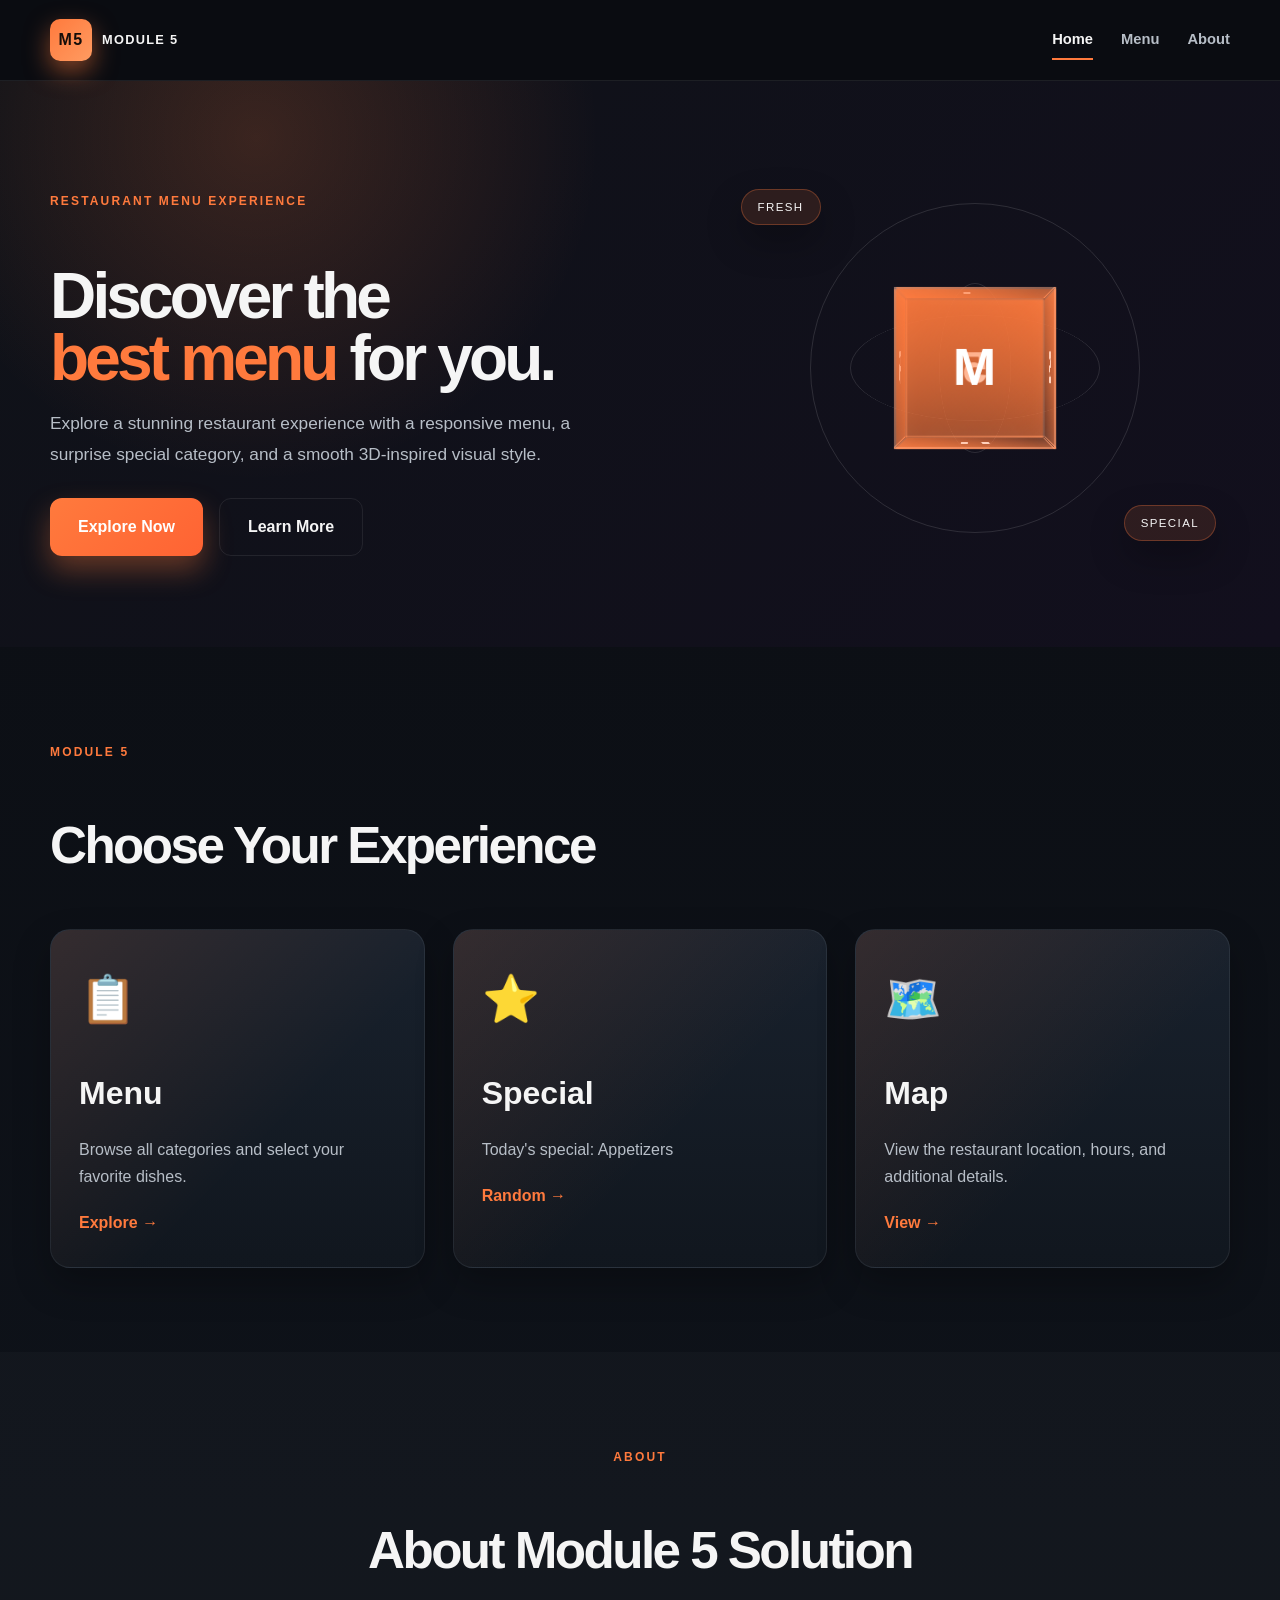
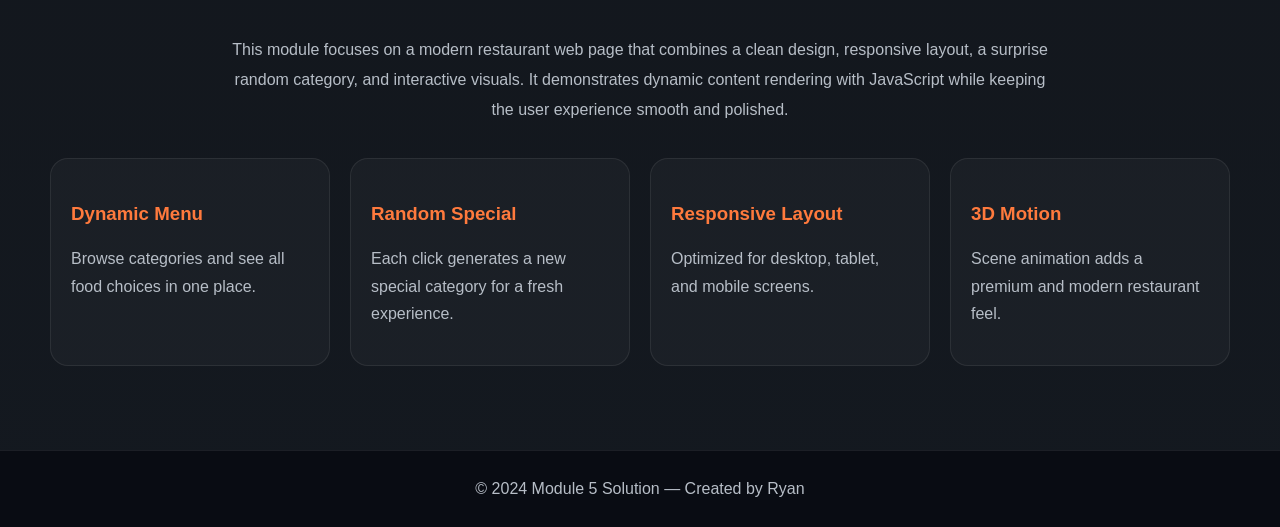
<file: index.html>
<!DOCTYPE html>
<html lang="en">
<head>
  <meta charset="UTF-8" />
  <meta name="viewport" content="width=device-width, initial-scale=1.0" />
  <meta name="description" content="Module 5 Solution - Interactive restaurant menu with random special category and 3D visuals." />
  <title>Module 5 Solution</title>
  <link rel="stylesheet" href="style.css" />
</head>
<body>
  <header class="site-header">
    <div class="container nav-wrap">
      <div class="brand" aria-label="Module 5 home">
        <span class="brand-mark">M5</span>
        <span class="brand-text">Module 5</span>
      </div>

      <nav class="main-nav" aria-label="Main navigation">
        <a href="#home" class="active">Home</a>
        <a href="#menu">Menu</a>
        <a href="#about">About</a>
      </nav>
    </div>
  </header>

  <main>
    <section class="hero" id="home">
      <div class="container hero-grid">
        <div class="hero-copy">
          <p class="eyebrow">Restaurant Menu Experience</p>
          <h1>Discover the<br><span>best menu</span> for you.</h1>
          <p class="lead">
            Explore a stunning restaurant experience with a responsive menu, a surprise
            special category, and a smooth 3D-inspired visual style.
          </p>

          <div class="hero-actions">
            <button class="primary-btn" onclick="scrollToSection('menu')">Explore Now</button>
            <button class="ghost-btn" onclick="scrollToSection('about')">Learn More</button>
          </div>
        </div>

        <div class="hero-visual" aria-hidden="true">
          <div class="orb-ring ring-one"></div>
          <div class="orb-ring ring-two"></div>
          <div class="orb-ring ring-three"></div>

          <div class="floating-tag tag-a">Fresh</div>
          <div class="floating-tag tag-b">Special</div>

          <div class="cube-scene">
            <div class="cube">
              <div class="face front">M</div>
              <div class="face back">5</div>
              <div class="face right">S</div>
              <div class="face left">R</div>
              <div class="face top">F</div>
              <div class="face bottom">D</div>
            </div>
          </div>
        </div>
      </div>
    </section>

    <section class="menu-section" id="menu">
      <div class="container">
        <div class="section-heading">
          <p class="eyebrow dark">Module 5</p>
          <h2>Choose Your Experience</h2>
        </div>

        <div class="tiles-grid">
          <article class="tile-card menu-tile" onclick="showMenuPage()">
            <div class="tile-icon">📋</div>
            <h3>Menu</h3>
            <p>Browse all categories and select your favorite dishes.</p>
            <span class="tile-link">Explore →</span>
          </article>

          <article class="tile-card special-tile" onclick="showSpecialPage()">
            <div class="tile-icon">⭐</div>
            <h3>Special</h3>
            <p id="special-summary">Random category is waiting for you.</p>
            <span class="tile-link">Random →</span>
          </article>

          <article class="tile-card map-tile" onclick="showMapPage()">
            <div class="tile-icon">🗺️</div>
            <h3>Map</h3>
            <p>View the restaurant location, hours, and additional details.</p>
            <span class="tile-link">View →</span>
          </article>
        </div>
      </div>
    </section>

    <section id="menu-page" class="content-page hidden">
      <div class="container">
        <button class="back-btn" onclick="showHomePage()">← Back</button>
        <h2 class="page-title">Full Menu</h2>

        <div class="filter-box">
          <label for="category-filter">Filter by category:</label>
          <select id="category-filter" onchange="filterMenu(this.value)">
            <option value="all">All Categories</option>
            <option value="lunch">Lunch</option>
            <option value="dinner">Dinner</option>
            <option value="sushi">Sushi</option>
            <option value="dessert">Dessert</option>
            <option value="drinks">Drinks</option>
          </select>
        </div>

        <div id="menu-grid" class="menu-grid"></div>
      </div>
    </section>

    <section id="special-page" class="content-page hidden">
      <div class="container">
        <button class="back-btn" onclick="showHomePage()">← Back</button>
        <h2 class="page-title">Today's Special: <span id="special-name">Loading...</span></h2>

        <div class="special-banner">
          <p>This random category is selected for you today.</p>
          <button class="primary-btn small" onclick="showSpecialPage()">Random Again</button>
        </div>

        <div id="special-grid" class="menu-grid"></div>
      </div>
    </section>

    <section id="map-page" class="content-page hidden">
      <div class="container">
        <button class="back-btn" onclick="showHomePage()">← Back</button>
        <h2 class="page-title">Restaurant Info</h2>

        <div class="info-grid">
          <div class="info-card">
            <h3>Location</h3>
            <p><strong>Address:</strong> 123 Gourmet Street, Food City</p>
            <p><strong>Phone:</strong> +1 (555) 123-4567</p>
            <p><strong>Email:</strong> hello@module5restaurant.com</p>
          </div>

          <div class="info-card">
            <h3>Hours</h3>
            <p><strong>Mon-Fri:</strong> 11:00 AM - 11:00 PM</p>
            <p><strong>Sat-Sun:</strong> 10:00 AM - 12:00 AM</p>
            <p><strong>Closed:</strong> Public holidays</p>
          </div>

          <div class="info-card">
            <h3>Facilities</h3>
            <p>WiFi, free parking, private dining, outdoor seating.</p>
          </div>

          <div class="info-card">
            <h3>Services</h3>
            <p>Catering, event catering, seasonal menus, takeout.</p>
          </div>
        </div>

        <div class="map-placeholder">🗺️ Interactive Map Coming Soon</div>
      </div>
    </section>

    <section id="about" class="about-section">
      <div class="container">
        <div class="section-heading centered">
          <p class="eyebrow dark">About</p>
          <h2>About Module 5 Solution</h2>
        </div>

        <p class="about-text">
          This module focuses on a modern restaurant web page that combines a clean design,
          responsive layout, a surprise random category, and interactive visuals. It demonstrates
          dynamic content rendering with JavaScript while keeping the user experience smooth and polished.
        </p>

        <div class="feature-grid">
          <div class="feature-card">
            <h3>Dynamic Menu</h3>
            <p>Browse categories and see all food choices in one place.</p>
          </div>
          <div class="feature-card">
            <h3>Random Special</h3>
            <p>Each click generates a new special category for a fresh experience.</p>
          </div>
          <div class="feature-card">
            <h3>Responsive Layout</h3>
            <p>Optimized for desktop, tablet, and mobile screens.</p>
          </div>
          <div class="feature-card">
            <h3>3D Motion</h3>
            <p>Scene animation adds a premium and modern restaurant feel.</p>
          </div>
        </div>
      </div>
    </section>
  </main>

  <footer class="site-footer">
    <div class="container footer-wrap">
      <p>© 2024 Module 5 Solution — Created by Ryan</p>
    </div>
  </footer>

  <script src="script.js"></script>
</body>
</html>
</file>
<file: style.css>
:root {
  --bg: #0b0d12;
  --bg-2: #131821;
  --panel: #171d27;
  --panel-2: #1f2834;
  --card: #101722;
  --text: #f5f5f5;
  --muted: #b7bec7;
  --orange: #ff7a3d;
  --orange-strong: #ff6333;
  --orange-soft: rgba(255, 122, 61, 0.16);
  --border: rgba(255, 255, 255, 0.08);
  --shadow: 0 16px 36px rgba(0, 0, 0, 0.28);
}

* { box-sizing: border-box; }

html { scroll-behavior: smooth; }

body {
  margin: 0;
  font-family: 'Segoe UI', Tahoma, Geneva, Verdana, sans-serif;
  background: linear-gradient(180deg, #0b0d12 0%, #0f141c 100%);
  color: var(--text);
  line-height: 1.6;
}

button, select { font: inherit; }

img { max-width: 100%; display: block; }

.container {
  width: min(1180px, calc(100% - 48px));
  margin: 0 auto;
}

.site-header {
  position: sticky;
  top: 0;
  z-index: 1000;
  background: rgba(11, 13, 18, 0.88);
  backdrop-filter: blur(12px);
  border-bottom: 1px solid var(--border);
}

.nav-wrap {
  display: flex;
  align-items: center;
  justify-content: space-between;
  min-height: 80px;
}

.brand {
  display: flex;
  align-items: center;
  gap: 10px;
  font-weight: 800;
  letter-spacing: 0.08em;
}

.brand-mark {
  display: inline-flex;
  align-items: center;
  justify-content: center;
  width: 42px;
  height: 42px;
  border-radius: 10px;
  background: linear-gradient(135deg, var(--orange) 0%, #ff9b61 100%);
  color: #140d09;
  box-shadow: 0 10px 24px rgba(255, 122, 61, 0.5);
}

.brand-text {
  text-transform: uppercase;
  font-size: 0.8rem;
}

.main-nav {
  display: flex;
  gap: 28px;
}

.main-nav a {
  position: relative;
  color: var(--muted);
  text-decoration: none;
  font-size: 0.92rem;
  font-weight: 600;
  transition: color 0.25s ease;
}

.main-nav a::after {
  content: "";
  position: absolute;
  left: 0;
  bottom: -8px;
  width: 0;
  height: 2px;
  background: var(--orange);
  transition: width 0.25s ease;
}

.main-nav a:hover,
.main-nav a.active {
  color: var(--text);
}

.main-nav a:hover::after,
.main-nav a.active::after {
  width: 100%;
}

.hero {
  background: radial-gradient(circle at 20% 10%, rgba(255, 122, 61, 0.18), transparent 30%), linear-gradient(135deg, #0f1218 0%, #120f1d 100%);
  padding: 72px 0 64px;
}

.hero-grid {
  display: grid;
  grid-template-columns: 1.1fr 0.9fr;
  gap: 48px;
  align-items: center;
}

.eyebrow {
  color: var(--orange);
  font-size: 0.75rem;
  font-weight: 800;
  letter-spacing: 0.18em;
  text-transform: uppercase;
  margin-bottom: 18px;
}

.eyebrow.dark {
  color: var(--orange);
}

.hero-copy h1 {
  font-size: clamp(3rem, 5vw, 5.2rem);
  line-height: 0.98;
  letter-spacing: -0.06em;
  margin-bottom: 18px;
}

.hero-copy h1 span {
  color: var(--orange);
}

.lead {
  max-width: 560px;
  color: var(--muted);
  font-size: 1.08rem;
  line-height: 1.8;
  margin-bottom: 28px;
}

.hero-actions {
  display: flex;
  flex-wrap: wrap;
  gap: 16px;
}

.primary-btn,
.ghost-btn,
.back-btn {
  border: 0;
  border-radius: 12px;
  font-weight: 700;
  cursor: pointer;
  transition: transform 0.25s ease, box-shadow 0.25s ease, opacity 0.25s ease;
}

.primary-btn {
  padding: 15px 28px;
  background: linear-gradient(135deg, var(--orange) 0%, var(--orange-strong) 100%);
  color: #fff;
  box-shadow: 0 14px 28px rgba(255, 122, 61, 0.35);
}

.primary-btn.small {
  padding: 12px 20px;
}

.ghost-btn {
  padding: 15px 28px;
  background: transparent;
  color: var(--text);
  border: 1px solid var(--border);
}

.primary-btn:hover,
.ghost-btn:hover,
.back-btn:hover {
  transform: translateY(-2px);
}

.hero-visual {
  position: relative;
  display: grid;
  place-items: center;
  min-height: 430px;
}

.orb-ring {
  position: absolute;
  border: 1px solid rgba(255, 255, 255, 0.12);
  border-radius: 50%;
}

.ring-one { width: 330px; height: 330px; }
.ring-two { width: 250px; height: 250px; transform: rotateX(65deg); }
.ring-three { width: 170px; height: 170px; transform: rotateY(65deg); }

.floating-tag {
  position: absolute;
  padding: 8px 16px;
  border-radius: 999px;
  background: rgba(255, 122, 61, 0.12);
  border: 1px solid rgba(255, 122, 61, 0.3);
  color: var(--text);
  font-size: 0.72rem;
  letter-spacing: 0.12em;
  text-transform: uppercase;
  box-shadow: var(--shadow);
}

.tag-a { top: 36px; left: 20px; }
.tag-b { right: 14px; bottom: 42px; }

.cube-scene {
  perspective: 1000px;
  position: relative;
  width: 220px;
  height: 220px;
  display: grid;
  place-items: center;
}

.cube {
  position: relative;
  width: 150px;
  height: 150px;
  transform-style: preserve-3d;
  animation: rotateCube 11s linear infinite;
}

.face {
  position: absolute;
  inset: 0;
  display: grid;
  place-items: center;
  background: linear-gradient(135deg, rgba(255, 122, 61, 0.9), rgba(255, 122, 61, 0.2));
  border: 2px solid rgba(255, 255, 255, 0.18);
  font-size: 3rem;
  font-weight: 800;
  color: #fff;
  box-shadow: inset 0 0 20px rgba(255,255,255,0.06);
}

.front  { transform: translateZ(75px); }
.back   { transform: rotateY(180deg) translateZ(75px); }
.right  { transform: rotateY(90deg) translateZ(75px); }
.left   { transform: rotateY(-90deg) translateZ(75px); }
.top    { transform: rotateX(90deg) translateZ(75px); }
.bottom { transform: rotateX(-90deg) translateZ(75px); }

@keyframes rotateCube {
  0% { transform: rotateX(0deg) rotateY(0deg); }
  100% { transform: rotateX(360deg) rotateY(360deg); }
}

.menu-section,
.about-section,
.content-page {
  padding: 84px 0;
}

.section-heading {
  margin-bottom: 28px;
}

.section-heading h2 {
  font-size: clamp(2rem, 4vw, 3.2rem);
  letter-spacing: -0.05em;
}

.tiles-grid {
  display: grid;
  grid-template-columns: repeat(3, minmax(0, 1fr));
  gap: 28px;
}

.tile-card {
  position: relative;
  overflow: hidden;
  min-height: 290px;
  padding: 32px 28px;
  border-radius: 20px;
  background: linear-gradient(180deg, rgba(25,34,46,0.98) 0%, rgba(17,23,31,0.98) 100%);
  border: 1px solid var(--border);
  box-shadow: var(--shadow);
  cursor: pointer;
  transition: transform 0.25s ease, box-shadow 0.25s ease, border-color 0.25s ease;
}

.tile-card:hover {
  transform: translateY(-6px);
  border-color: rgba(255, 122, 61, 0.75);
  box-shadow: 0 18px 36px rgba(255, 122, 61, 0.16);
}

.tile-card::before {
  content: "";
  position: absolute;
  inset: 0;
  background: linear-gradient(135deg, rgba(255,122,61,0.12), transparent 60%);
  pointer-events: none;
}

.tile-icon {
  font-size: 2.9rem;
  margin-bottom: 18px;
  position: relative;
  z-index: 1;
}

.tile-card h3 {
  position: relative;
  z-index: 1;
  font-size: 2rem;
  margin-bottom: 8px;
}

.tile-card p {
  position: relative;
  z-index: 1;
  color: var(--muted);
  line-height: 1.7;
  margin-bottom: 20px;
}

.tile-link {
  position: relative;
  z-index: 1;
  color: var(--orange);
  font-weight: 700;
}

.content-page {
  display: none;
  min-height: 70vh;
}

.content-page.active { display: block; animation: fadeIn 0.35s ease; }

@keyframes fadeIn {
  from { opacity: 0; transform: translateY(8px); }
  to { opacity: 1; transform: translateY(0); }
}

.page-title {
  font-size: clamp(2rem, 3vw, 2.9rem);
  margin-bottom: 20px;
  letter-spacing: -0.04em;
}

.back-btn {
  margin-bottom: 18px;
  padding: 10px 18px;
  background: var(--orange);
  color: white;
}

.filter-box {
  display: inline-flex;
  align-items: center;
  gap: 12px;
  background: rgba(255,255,255,0.03);
  border: 1px solid var(--border);
  border-radius: 12px;
  padding: 14px 18px;
  margin-bottom: 28px;
}

.filter-box label {
  color: var(--text);
  font-weight: 600;
}

.filter-box select {
  background: #101722;
  color: var(--text);
  border: 1px solid var(--border);
  border-radius: 10px;
  padding: 10px 14px;
  min-width: 180px;
}

.menu-grid {
  display: grid;
  grid-template-columns: repeat(auto-fit, minmax(240px, 1fr));
  gap: 20px;
}

.menu-card {
  background: linear-gradient(180deg, rgba(21,28,37,0.98) 0%, rgba(12,17,24,0.98) 100%);
  border: 1px solid var(--border);
  border-radius: 18px;
  padding: 22px 20px;
  box-shadow: var(--shadow);
  transition: transform 0.25s ease, border-color 0.25s ease;
}

.menu-card:hover {
  transform: translateY(-3px);
  border-color: rgba(255,122,61,0.7);
}

.menu-card-category {
  color: var(--orange);
  font-size: 0.72rem;
  font-weight: 800;
  letter-spacing: 0.12em;
  text-transform: uppercase;
  margin-bottom: 8px;
}

.menu-card-name { font-size: 1.3rem; font-weight: 700; margin-bottom: 8px; }
.menu-card-description {
  color: var(--muted);
  min-height: 76px;
  margin-bottom: 12px;
  line-height: 1.6;
}

.menu-card-price {
  color: var(--orange);
  font-size: 1.4rem;
  font-weight: 800;
}

.special-banner {
  display: flex;
  align-items: center;
  justify-content: space-between;
  gap: 18px;
  background: linear-gradient(135deg, rgba(255,122,61,0.18), rgba(255,122,61,0.08));
  border: 1px solid rgba(255,122,61,0.5);
  border-radius: 18px;
  padding: 22px 20px;
  margin: 20px 0 26px;
}

.special-banner p { color: var(--text); font-weight: 600; }

.info-grid {
  display: grid;
  grid-template-columns: repeat(2, minmax(0, 1fr));
  gap: 22px;
  margin-bottom: 28px;
}

.info-card {
  background: rgba(255,255,255,0.03);
  border: 1px solid var(--border);
  border-radius: 18px;
  padding: 22px;
}

.info-card h3 { color: var(--orange); margin-bottom: 12px; }
.info-card p {
  color: var(--muted);
  margin-bottom: 8px;
  line-height: 1.8;
}

.map-placeholder {
  display: grid;
  place-items: center;
  min-height: 240px;
  background: rgba(255,255,255,0.03);
  border: 2px dashed rgba(255,255,255,0.18);
  border-radius: 18px;
  font-size: clamp(1.3rem, 2vw, 2rem);
  color: var(--muted);
}

.about-section { background: rgba(255,255,255,0.02); }
.centered { text-align: center; }

.about-text {
  margin: 0 auto 32px;
  max-width: 820px;
  color: var(--muted);
  text-align: center;
  line-height: 1.9;
}

.feature-grid {
  display: grid;
  grid-template-columns: repeat(4, minmax(0, 1fr));
  gap: 20px;
}

.feature-card {
  background: rgba(255,255,255,0.03);
  border: 1px solid var(--border);
  border-radius: 18px;
  padding: 22px 20px;
  transition: transform 0.25s ease, border-color 0.25s ease;
}

.feature-card:hover {
  transform: translateY(-4px);
  border-color: rgba(255,122,61,0.7);
}

.feature-card h3 { color: var(--orange); margin-bottom: 10px; }
.feature-card p { color: var(--muted); line-height: 1.7; }

.site-footer {
  border-top: 1px solid var(--border);
  background: rgba(9, 12, 18, 0.9);
}

.footer-wrap {
  display: flex;
  justify-content: center;
  align-items: center;
  min-height: 76px;
  color: var(--muted);
}

.hidden { display: none !important; }

@media (max-width: 980px) {
  .hero-grid,
  .tiles-grid,
  .feature-grid,
  .info-grid { grid-template-columns: 1fr 1fr; }
  .hero-grid { grid-template-columns: 1fr; }
}

@media (max-width: 720px) {
  .main-nav { display: none; }
  .hero { padding-top: 54px; }
  .tiles-grid, .feature-grid, .info-grid, .menu-grid { grid-template-columns: 1fr; }
  .special-banner { flex-direction: column; align-items: flex-start; }
}

@media (prefers-reduced-motion: reduce) {
  html { scroll-behavior: auto; }
  *, *::before, *::after { animation: none !important; transition: none !important; }
}
</file>
